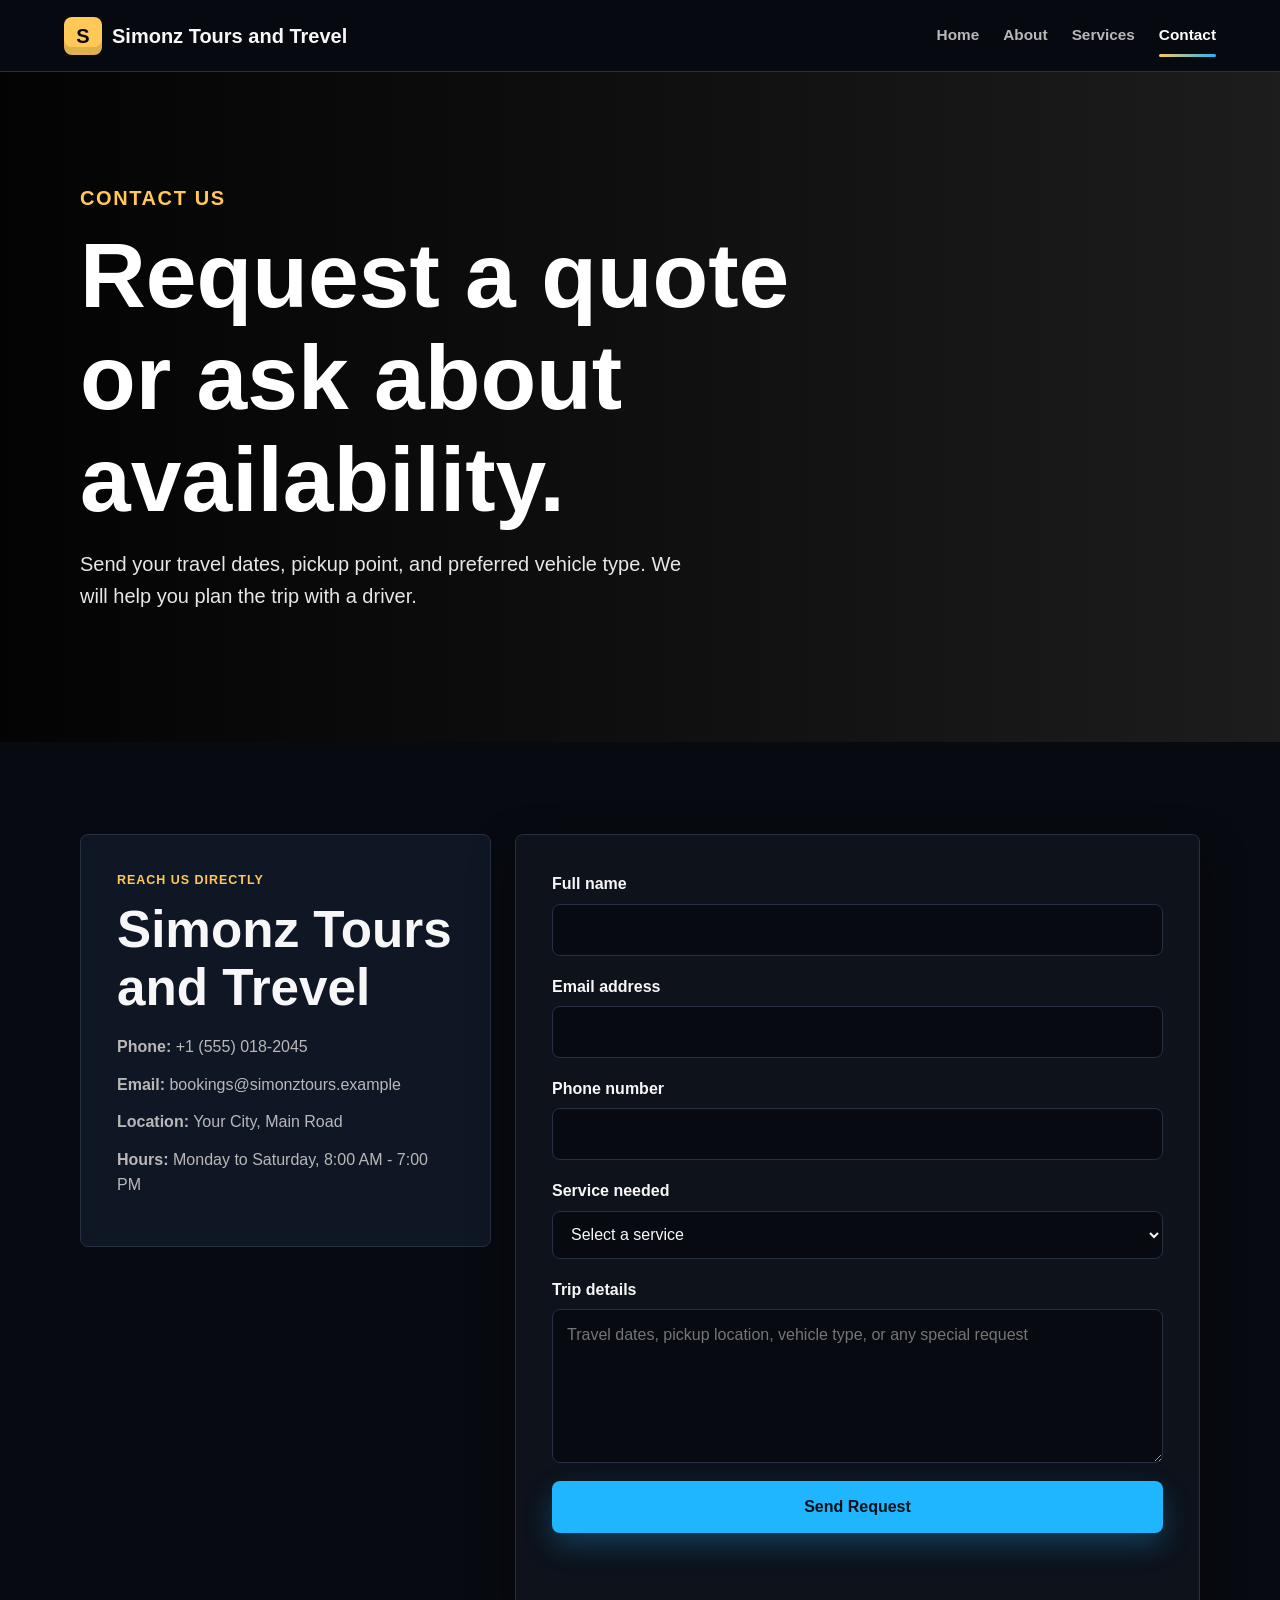
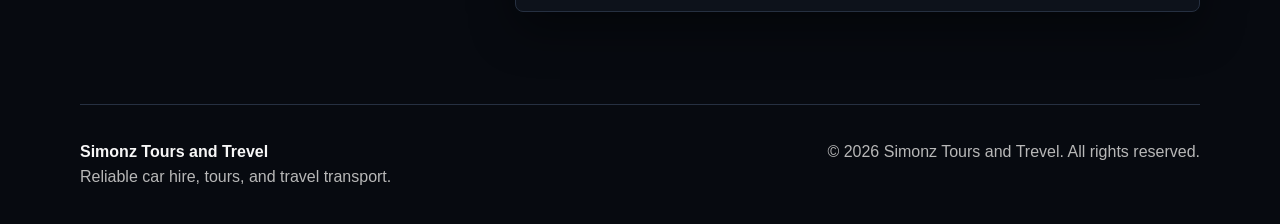
<file: publish/contact.html>
﻿<!DOCTYPE html>
<html lang="en">
<head>
  <meta charset="UTF-8">
  <meta name="viewport" content="width=device-width, initial-scale=1.0">
  <meta name="description" content="Contact Simonz Tours and Trevel to request a car hire quote, ask about availability, or arrange tours, airport transfers, and chauffeur service.">
  <title>Simonz Tours and Trevel | Contact</title>
  <link rel="preconnect" href="https://images.unsplash.com">
  <link rel="stylesheet" href="styles.css">
</head>
<body>
  <header class="site-header">
    <a class="brand" href="index.html" aria-label="Simonz Tours and Trevel home">
      <span class="brand-mark">S</span>
      <span>Simonz Tours and Trevel</span>
    </a>
    <nav class="site-nav" aria-label="Primary navigation">
      <a href="index.html">Home</a>
      <a href="about.html">About</a>
      <a href="services.html">Services</a>
      <a class="active" href="contact.html">Contact</a>
    </nav>
  </header>

  <main>
    <section class="page-hero contact-hero">
      <div>
        <p class="eyebrow">Contact us</p>
        <h1>Request a quote or ask about availability.</h1>
        <p>Send your travel dates, pickup point, and preferred vehicle type. We will help you plan the trip with a driver.</p>
      </div>
    </section>

    <section class="section contact-layout">
      <div class="contact-panel">
        <p class="eyebrow">Reach us directly</p>
        <h2>Simonz Tours and Trevel</h2>
        <div class="contact-list">
          <p><strong>Phone:</strong> +1 (555) 018-2045</p>
          <p><strong>Email:</strong> bookings@simonztours.example</p>
          <p><strong>Location:</strong> Your City, Main Road</p>
          <p><strong>Hours:</strong> Monday to Saturday, 8:00 AM - 7:00 PM</p>
        </div>
      </div>

      <form class="contact-form" id="contactForm">
        <div class="form-row">
          <label for="name">Full name</label>
          <input id="name" name="name" type="text" autocomplete="name" required>
        </div>
        <div class="form-row">
          <label for="email">Email address</label>
          <input id="email" name="email" type="email" autocomplete="email" required>
        </div>
        <div class="form-row">
          <label for="phone">Phone number</label>
          <input id="phone" name="phone" type="tel" autocomplete="tel">
        </div>
        <div class="form-row">
          <label for="service">Service needed</label>
          <select id="service" name="service" required>
            <option value="">Select a service</option>
            <option>Car hire with driver</option>
            <option>Chauffeur service</option>
            <option>Airport transfer</option>
            <option>Tours and travel transport</option>
            <option>Corporate transport</option>
          </select>
        </div>
        <div class="form-row">
          <label for="message">Trip details</label>
          <textarea id="message" name="message" rows="5" placeholder="Travel dates, pickup location, vehicle type, or any special request"></textarea>
        </div>
        <button class="button primary" type="submit">Send Request</button>
        <p class="form-status" id="formStatus" role="status" aria-live="polite"></p>
      </form>
    </section>
  </main>

  <footer class="site-footer">
    <div>
      <strong>Simonz Tours and Trevel</strong>
      <p>Reliable car hire, tours, and travel transport.</p>
    </div>
    <p>&copy; <span id="year"></span> Simonz Tours and Trevel. All rights reserved.</p>
  </footer>

  <script src="script.js"></script>
</body>
</html>
</file>
<file: publish/styles.css>
﻿:root {
  --ink: #f7f7f7;
  --charcoal: #060606;
  --muted: #b8b8b8;
  --teal: #1fb6ff;
  --teal-dark: #0a84c6;
  --gold: #ffc857;
  --red: #ff5d4f;
  --soft: #111621;
  --white: #ffffff;
  --line: #263041;
  --shadow: 0 18px 45px rgba(0, 0, 0, 0.42);
}

* {
  box-sizing: border-box;
}

html {
  scroll-behavior: smooth;
}

body {
  margin: 0;
  font-family: Arial, Helvetica, sans-serif;
  color: var(--ink);
  background: #070a10;
  line-height: 1.6;
}

img {
  display: block;
  max-width: 100%;
}

a {
  color: inherit;
}

.site-header {
  position: sticky;
  top: 0;
  z-index: 10;
  display: flex;
  align-items: center;
  justify-content: space-between;
  gap: 24px;
  min-height: 72px;
  padding: 14px clamp(18px, 5vw, 72px);
  background: rgba(7, 10, 16, 0.94);
  border-bottom: 1px solid var(--line);
  backdrop-filter: blur(12px);
}

.brand {
  display: inline-flex;
  align-items: center;
  gap: 10px;
  font-weight: 800;
  font-size: clamp(1rem, 2.6vw, 1.25rem);
  text-decoration: none;
  white-space: nowrap;
}

.brand-mark {
  display: grid;
  place-items: center;
  width: 38px;
  height: 38px;
  color: var(--charcoal);
  background: var(--gold);
  border-radius: 8px;
  box-shadow: inset 0 -8px 0 rgba(0, 0, 0, 0.12);
}

.site-nav {
  display: flex;
  align-items: center;
  justify-content: flex-end;
  gap: clamp(10px, 3vw, 24px);
  flex-wrap: wrap;
}

.site-nav a {
  position: relative;
  color: var(--muted);
  font-size: 0.96rem;
  font-weight: 700;
  text-decoration: none;
  white-space: nowrap;
}

.site-nav a:hover,
.site-nav a.active {
  color: var(--white);
}

.site-nav a.active::after {
  content: "";
  position: absolute;
  right: 0;
  bottom: -9px;
  left: 0;
  height: 3px;
  background: linear-gradient(90deg, var(--gold), var(--teal));
  border-radius: 999px;
}

.hero,
.page-hero {
  position: relative;
  display: grid;
  align-items: center;
  isolation: isolate;
  overflow: hidden;
  color: var(--white);
  background-position: center;
  background-size: cover;
  background-color: #222222;
  background-blend-mode: luminosity;
}

.hero::before,
.page-hero::before,
.image-band::before {
  content: "";
  position: absolute;
  inset: 0;
  z-index: -1;
  background: linear-gradient(90deg, rgba(0, 0, 0, 0.9), rgba(0, 0, 0, 0.56), rgba(0, 0, 0, 0.16));
}

.hero-home {
  min-height: calc(82vh - 72px);
  padding: clamp(64px, 12vw, 120px) clamp(18px, 5vw, 72px);
  background-image: url("https://images.unsplash.com/photo-1503376780353-7e6692767b70?auto=format&fit=crop&w=1800&q=80");
}

.hero-content,
.page-hero > div,
.section,
.quick-strip,
.site-footer {
  width: min(1120px, calc(100% - 36px));
  margin-inline: auto;
}

.hero-content {
  max-width: 660px;
}

.eyebrow {
  margin: 0 0 10px;
  color: var(--gold);
  font-size: 0.78rem;
  font-weight: 800;
  letter-spacing: 0.08em;
  text-transform: uppercase;
}

.hero .eyebrow,
.page-hero .eyebrow,
.image-band .eyebrow {
  color: var(--gold);
}

h1,
h2,
h3,
p {
  margin-top: 0;
}

h1,
h2,
h3 {
  line-height: 1.12;
}

h1 {
  max-width: 760px;
  margin-bottom: 18px;
  font-size: clamp(2.5rem, 8vw, 5.7rem);
}

h2 {
  margin-bottom: 18px;
  font-size: clamp(2rem, 4vw, 3.35rem);
}

h3 {
  margin-bottom: 10px;
  font-size: clamp(1.15rem, 2.4vw, 1.45rem);
}

.hero-copy,
.page-hero p {
  max-width: 620px;
  color: rgba(255, 255, 255, 0.9);
  font-size: clamp(1rem, 2.2vw, 1.25rem);
}

.hero-actions {
  display: flex;
  flex-wrap: wrap;
  gap: 12px;
  margin-top: 30px;
}

.button {
  display: inline-flex;
  align-items: center;
  justify-content: center;
  min-height: 48px;
  padding: 13px 20px;
  border: 0;
  border-radius: 8px;
  font: inherit;
  font-weight: 800;
  text-decoration: none;
  cursor: pointer;
  transition: transform 160ms ease, box-shadow 160ms ease, background-color 160ms ease;
}

.button:hover {
  transform: translateY(-2px);
}

.button.primary {
  color: #031018;
  background: var(--teal);
  box-shadow: 0 12px 28px rgba(31, 182, 255, 0.26);
}

.button.primary:hover {
  background: var(--teal-dark);
}

.button.secondary {
  color: var(--white);
  background: rgba(255, 200, 87, 0.1);
  border: 1px solid rgba(255, 200, 87, 0.62);
}

.quick-strip {
  display: grid;
  grid-template-columns: repeat(3, minmax(0, 1fr));
  gap: 1px;
  overflow: hidden;
  margin-top: -34px;
  border-radius: 8px;
  background: var(--line);
  box-shadow: var(--shadow);
}

.quick-strip div {
  min-height: 110px;
  padding: 22px;
  background: linear-gradient(135deg, #101826, #0b0f17);
}

.quick-strip strong {
  display: block;
  color: var(--gold);
  font-size: 1.65rem;
  line-height: 1.1;
}

.quick-strip span {
  color: var(--muted);
  font-weight: 700;
}

.section {
  padding-block: clamp(56px, 8vw, 92px);
}

.split-section {
  display: grid;
  grid-template-columns: minmax(0, 0.9fr) minmax(280px, 1fr);
  gap: clamp(30px, 6vw, 72px);
  align-items: center;
}

.section-copy p:not(.eyebrow),
.section-heading p:not(.eyebrow),
.card p,
.contact-list,
.form-status {
  color: var(--muted);
}

.text-link {
  display: inline-flex;
  margin-top: 10px;
  color: var(--teal);
  font-weight: 800;
  text-decoration-color: var(--gold);
  text-underline-offset: 5px;
}

.feature-image {
  overflow: hidden;
  border-radius: 8px;
  box-shadow: var(--shadow);
}

.feature-image img {
  width: 100%;
  height: clamp(320px, 44vw, 520px);
  object-fit: cover;
}

.feature-image.tall img {
  height: clamp(380px, 52vw, 620px);
}

.section-tinted {
  width: 100%;
  max-width: none;
  padding-inline: max(18px, calc((100% - 1120px) / 2));
  background: #0d121b;
}

.section-heading {
  max-width: 760px;
  margin-bottom: 30px;
}

.cards {
  display: grid;
  gap: 20px;
}

.fleet-grid,
.values-grid {
  grid-template-columns: repeat(3, minmax(0, 1fr));
}

.services-grid {
  grid-template-columns: repeat(2, minmax(0, 1fr));
}

.card {
  min-width: 0;
  padding: 24px;
  background: #101724;
  border: 1px solid var(--line);
  border-radius: 8px;
  box-shadow: 0 10px 24px rgba(0, 0, 0, 0.22);
}

.fleet-card {
  display: grid;
  grid-template-rows: auto 1fr;
  padding: 0;
  overflow: hidden;
}

.fleet-card img {
  width: 100%;
  aspect-ratio: 4 / 3;
  object-fit: cover;
}

.fleet-card div {
  padding: 22px;
}

.icon-pill {
  display: inline-grid;
  place-items: center;
  width: 44px;
  height: 36px;
  margin-bottom: 20px;
  color: var(--white);
  background: var(--red);
  border-radius: 8px;
  font-size: 0.85rem;
  font-weight: 800;
}

.page-hero {
  min-height: 430px;
  padding: clamp(56px, 9vw, 110px) 0;
}

.about-hero {
  background-image: url("https://images.unsplash.com/photo-1492144534655-ae79c964c9d7?auto=format&fit=crop&w=1800&q=80");
}

.services-hero {
  background-image: url("https://images.unsplash.com/photo-1511919884226-fd3cad34687c?auto=format&fit=crop&w=1800&q=80");
}

.contact-hero {
  background-image: url("https://images.unsplash.com/photo-1544636331-e26879cd4d9b?auto=format&fit=crop&w=1800&q=80");
}

.service-card {
  display: flex;
  flex-direction: column;
  overflow: hidden;
  padding: 0;
}

.service-card img {
  width: 100%;
  aspect-ratio: 16 / 9;
  object-fit: cover;
}

.service-card-body {
  display: flex;
  flex: 1;
  flex-direction: column;
  padding: 24px;
}

.service-card-body ul {
  margin: auto 0 0;
  padding-left: 20px;
  color: var(--ink);
}

.service-card-body li + li {
  margin-top: 8px;
}

.image-band {
  position: relative;
  z-index: 1;
  overflow: hidden;
  width: 100%;
  max-width: none;
  min-height: 420px;
  padding-inline: max(18px, calc((100% - 1120px) / 2));
  color: var(--white);
  background-image: url("https://images.unsplash.com/photo-1533473359331-0135ef1b58bf?auto=format&fit=crop&w=1800&q=80");
  background-position: center;
  background-size: cover;
  background-color: #222222;
  background-blend-mode: luminosity;
}

.image-band div {
  max-width: 640px;
}

.image-band p:not(.eyebrow) {
  color: rgba(255, 255, 255, 0.88);
  font-size: 1.1rem;
}

.callout-band {
  display: flex;
  align-items: center;
  justify-content: space-between;
  gap: 24px;
  padding: clamp(34px, 5vw, 48px);
  margin-bottom: clamp(42px, 7vw, 74px);
  color: var(--white);
  background: linear-gradient(135deg, #121a28, #090d14);
  border: 1px solid rgba(31, 182, 255, 0.25);
  border-radius: 8px;
}

.callout-band h2 {
  margin-bottom: 0;
  font-size: clamp(1.6rem, 3vw, 2.4rem);
}

.contact-layout {
  display: grid;
  grid-template-columns: minmax(260px, 0.75fr) minmax(320px, 1.25fr);
  gap: 24px;
  align-items: start;
}

.contact-panel,
.contact-form {
  padding: clamp(24px, 4vw, 36px);
  background: #101724;
  border: 1px solid var(--line);
  border-radius: 8px;
}

.contact-list p {
  margin-bottom: 12px;
}

.contact-form {
  display: grid;
  gap: 18px;
  background: #0d121b;
  box-shadow: var(--shadow);
}

.form-row {
  display: grid;
  gap: 7px;
}

label {
  font-weight: 800;
}

input,
select,
textarea {
  width: 100%;
  min-height: 48px;
  padding: 12px 14px;
  color: var(--ink);
  font: inherit;
  background: #070a10;
  border: 1px solid var(--line);
  border-radius: 8px;
}

textarea {
  resize: vertical;
}

input:focus,
select:focus,
textarea:focus {
  outline: 3px solid rgba(31, 182, 255, 0.22);
  border-color: var(--teal);
}

.form-status {
  min-height: 24px;
  margin: 0;
  font-weight: 800;
}

.site-footer {
  display: flex;
  justify-content: space-between;
  gap: 20px;
  padding: 34px 0;
  color: var(--muted);
  border-top: 1px solid var(--line);
}

.site-footer strong {
  color: var(--ink);
}

.site-footer p {
  margin-bottom: 0;
}

@media (max-width: 780px) {
  .site-header {
    position: static;
    align-items: flex-start;
    flex-direction: column;
  }

  .site-nav {
    width: 100%;
    justify-content: flex-start;
  }

  .hero-home {
    min-height: auto;
  }

  .quick-strip,
  .fleet-grid,
  .values-grid,
  .services-grid,
  .split-section,
  .contact-layout {
    grid-template-columns: 1fr;
  }

  .quick-strip {
    margin-top: 0;
    border-radius: 0;
    width: 100%;
  }

  .section,
  .section-tinted,
  .image-band {
    padding-block: 52px;
  }

  .callout-band,
  .site-footer {
    align-items: flex-start;
    flex-direction: column;
  }
}

@media (max-width: 480px) {
  .hero-actions,
  .button {
    width: 100%;
  }

  .page-hero {
    min-height: 360px;
  }
}
</file>
